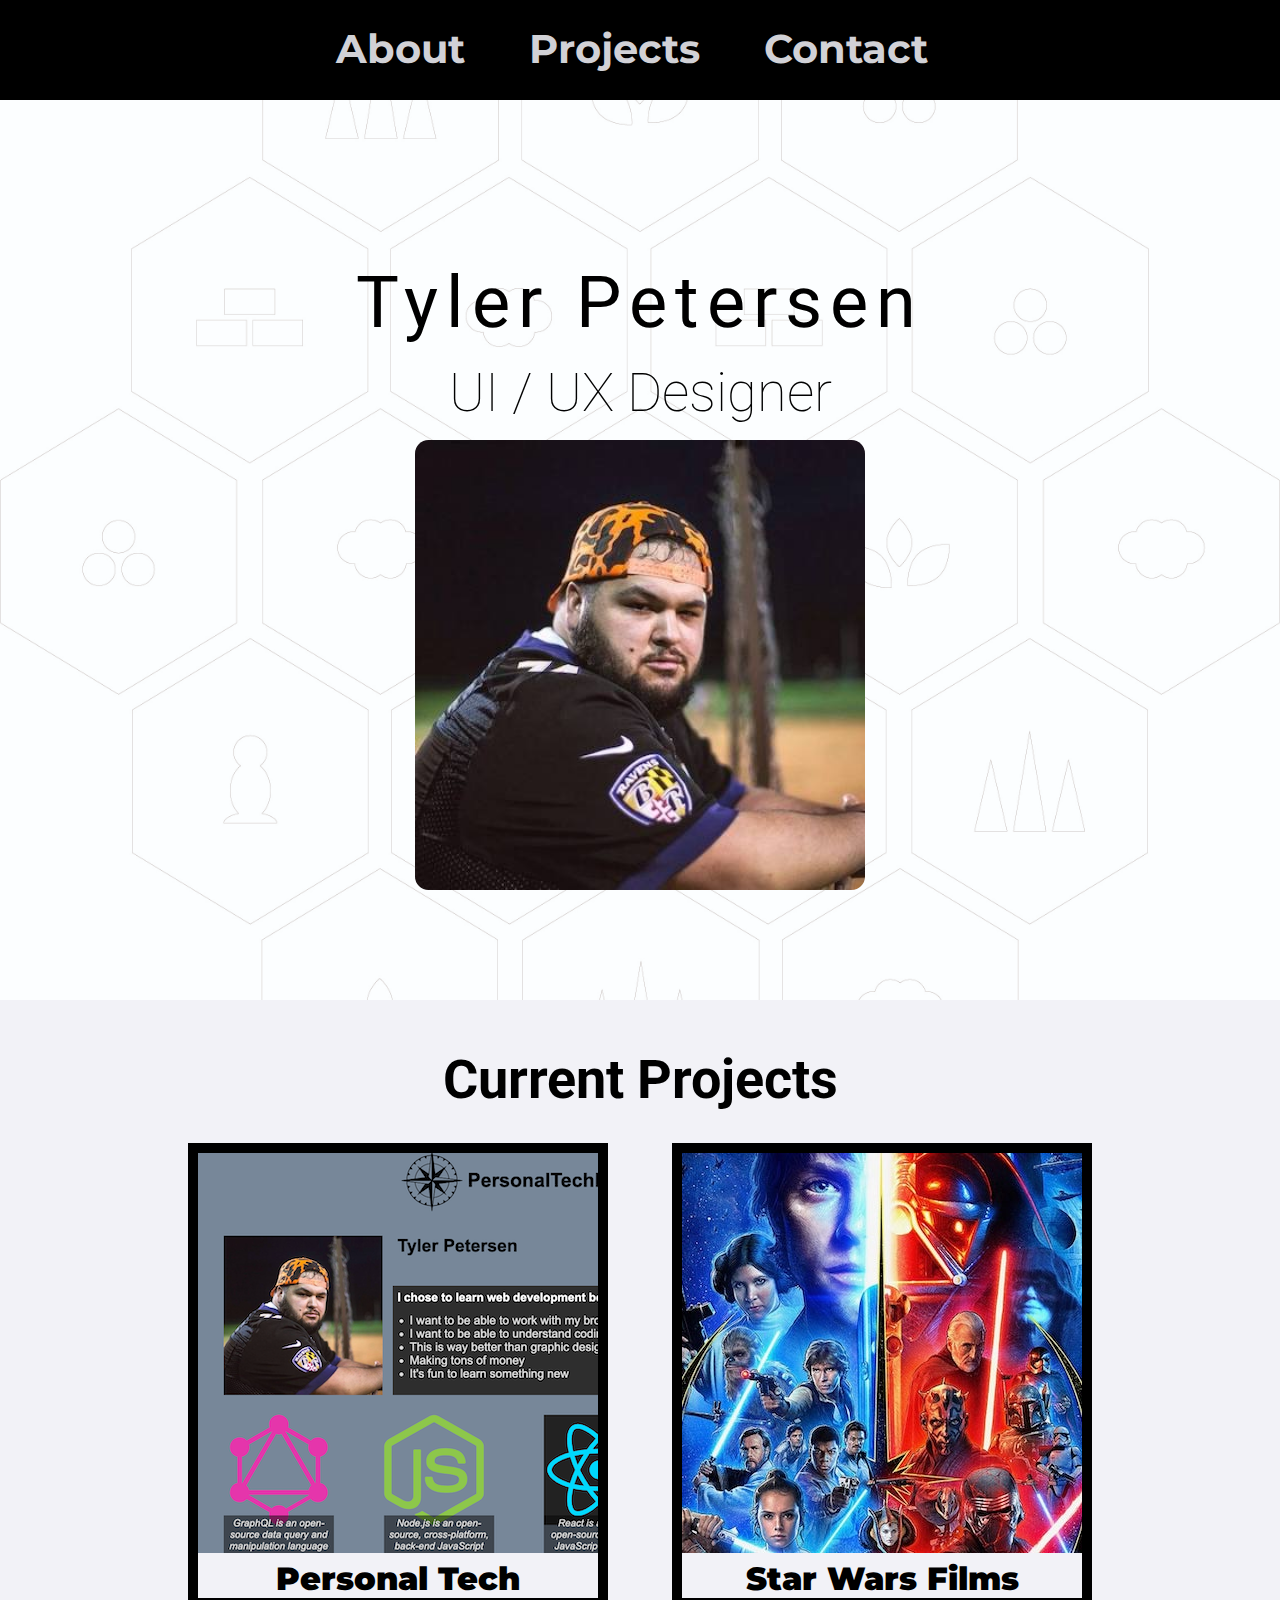
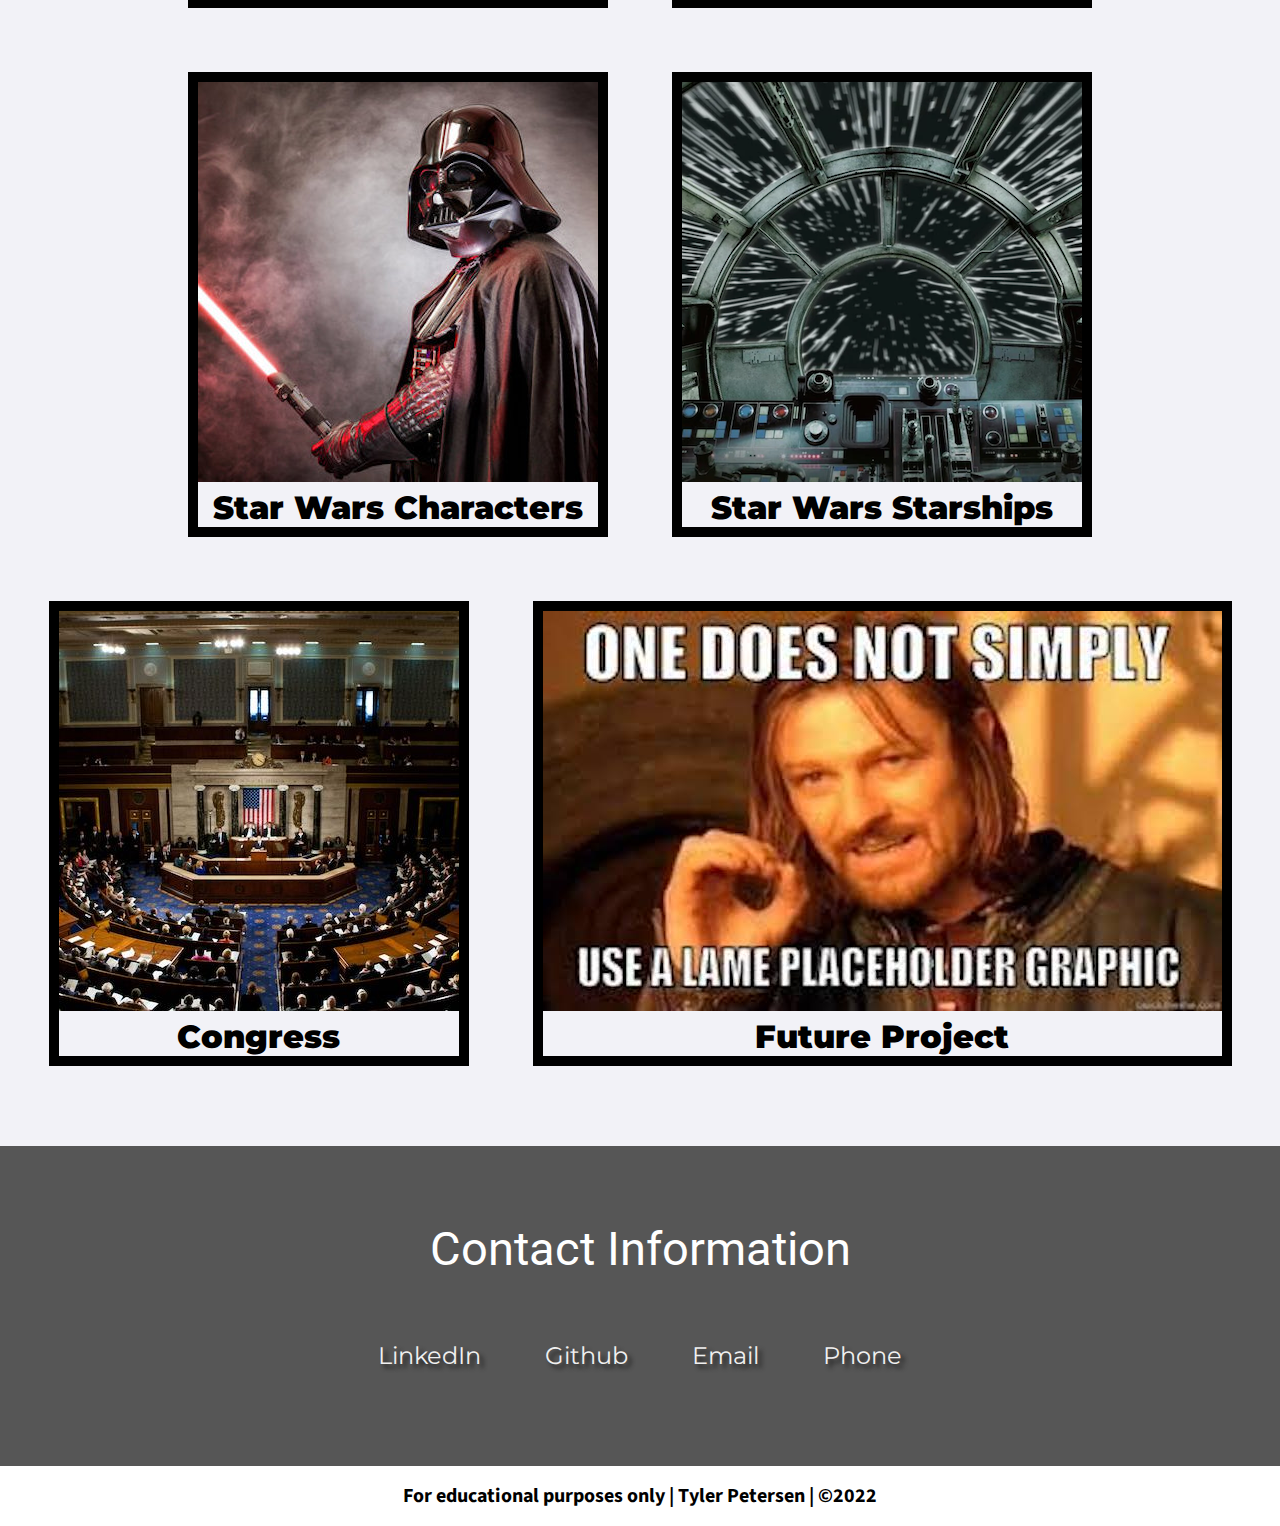
<file: index.html>
<!DOCTYPE html>
<html lang="en">
  <head>
    <meta charset="UTF-8" />
    <meta http-equiv="X-UA-Compatible" content="IE=edge" />
    <meta name="viewport" content="width=device-width, initial-scale=1.0" />
    <link rel="preconnect" href="https://fonts.googleapis.com" />
    <link rel="preconnect" href="https://fonts.gstatic.com" crossorigin />
    <link
      href="https://fonts.googleapis.com/css2?family=Montserrat:wght@200&family=Source+Sans+Pro:wght@200&display=swap"
      rel="stylesheet"
    />
    <link rel="preconnect" href="https://fonts.googleapis.com" />
    <link rel="preconnect" href="https://fonts.gstatic.com" crossorigin />
    <link
      href="https://fonts.googleapis.com/css2?family=Roboto:wght@100;400&display=swap"
      rel="stylesheet"
    />
    <link href="index.css" rel="stylesheet" />
    <title>Tyler's Portfolio</title>
  </head>
  <body>
    <nav id="navbar">
      <ul class="nav-list">
        <li>
          <a href="#welcome-section">About</a>
        </li>
        <li>
          <a href="#projects">Projects</a>
        </li>
        <li>
          <a href="#contact">Contact</a>
        </li>
      </ul>
    </nav>
    <section id="welcome-section">
      <div class="container">
        <h1>Tyler Petersen</h1>
        <h2>UI / UX Designer</h2>
        <div class="image">
          <img src="/Images/profileImage.jpg" alt="Profile Image" />
        </div>
      </div>
    </section>
    <section id="projects">
      <h3>Current Projects</h3>
      <div class="projects-grid">
        <a href="/personalTech/index.html" class="project-tile">
          <figure>
            <img src="/Images/PersonalTech.png"/>
            <figcaption>Personal Tech</figcaption>
          </figure>
        </a>
        <a href="/films/index.html" class="project-tile">
          <figure>
            <img src="/Images/Films.jpeg"/>
            <figcaption>Star Wars Films</figcaption>
          </figure>
        </a>
        <a href="/characters/index.html" class="project-tile">
          <figure>
            <img src="/Images/Characters.jpeg"/>
            <figcaption>Star Wars Characters</figcaption>
          </figure>
        </a>
        <a href="/starships/idex.html" class="project-tile">
          <figure>
            <img src="/Images/Ships.png"/>
            <figcaption>Star Wars Starships</figcaption>
          </figure>
        </a>
        <a href="/congress/index.html" class="project-tile">
          <figure>
            <img src="/Images/Congress.jpg"/>
            <figcaption>Congress</figcaption>
          </figure>
        </a>
        <a href="/pokemon/index.html" class="project-tile">
          <figure>
            <img src="/Images/images.jpeg" />
            <figcaption>Future Project</figcaption>
          </figure>
        </a>
      </div>
    </section>
    <section id="contact">
      <h3>Contact Information</h1>
      <div>
        <a id="profile-link" href="https://www.linkedin.com/in/tyler-c-petersen" target="_blank">LinkedIn</a>
        <a id="profile-link" href="https://github.com/Balderdash1010" target="_blank">Github</a>
        <a id="profile-link" href="myfakeemail@notreal.com" target="_blank">Email</a>
        <a id="profile-link" href="801555555" target="_blank"><i class="fa-solid fa-mobile-screen-button"></i> Phone</a>
      </div>
    </section>
    <footer>
      <h5>
        For educational purposes only | Tyler Petersen | &copy;2022
      </h5>
    </footer>
  </body>
</html>
</file>
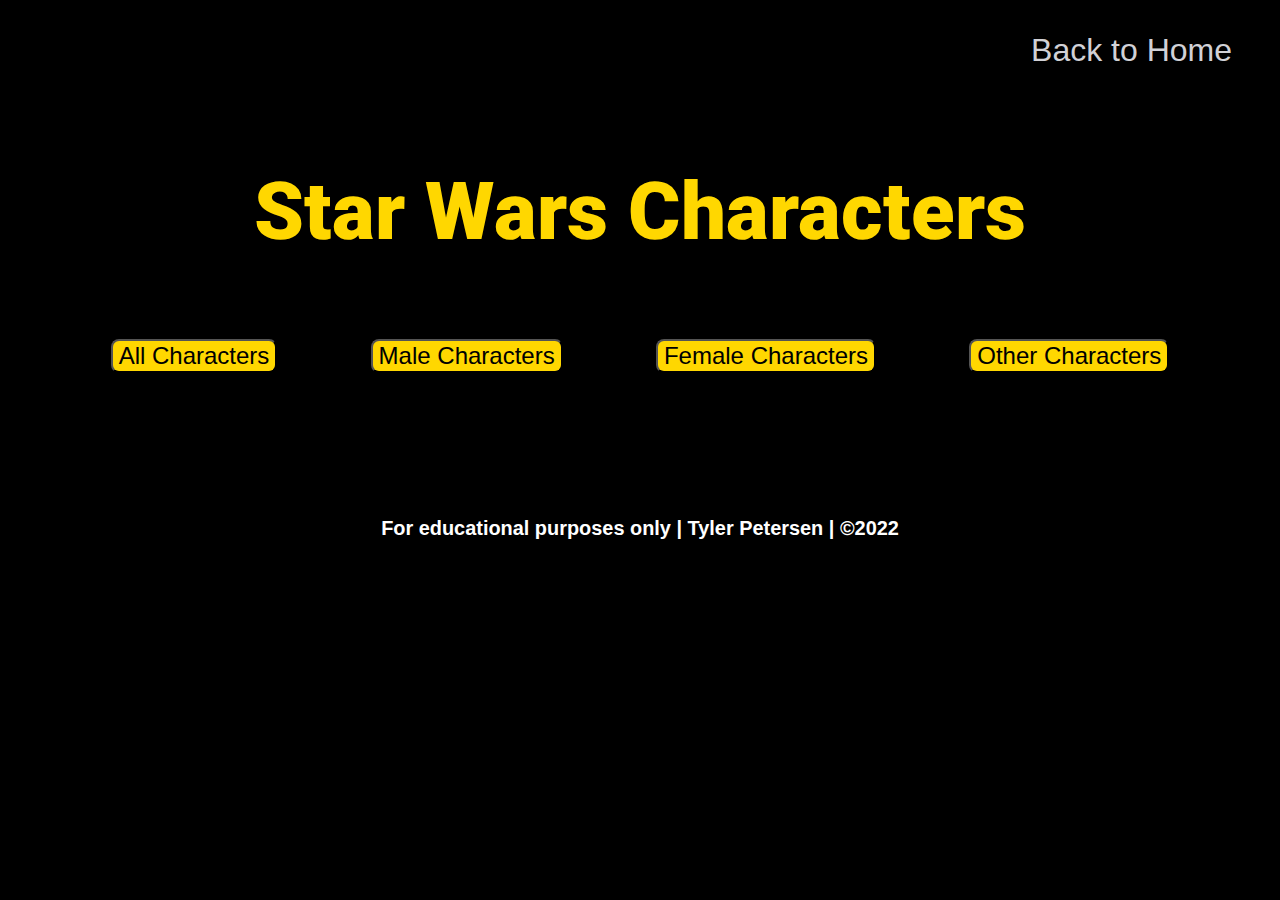
<file: characters/index.html>
<!DOCTYPE html>
<html lang="en">
<head>
    <meta charset="UTF-8">
    <meta name="viewport" content="width=device-width, initial-scale=1.0">
    <link rel="preconnect" href="https://fonts.googleapis.com">
    <link rel="preconnect" href="https://fonts.gstatic.com" crossorigin>
    <link href="https://fonts.googleapis.com/css2?family=Roboto:wght@100;400;500;900&display=swap" rel="stylesheet">
    <link href="style.css" rel="stylesheet"/>  
    <title>Star Wars Characters</title>
</head>
<body>
  <nav id="navbar">
    <ul class="nav-list">
      <li>
        <a href="/index.html">Back to Home</a>
      </li>
    </ul>
  </nav>
    <Header>Star Wars Characters</Header>
    <main id="main"></main>
    <script src="sw-chars.js" type="module"></script>
    <footer>
        <h5>
          For educational purposes only | Tyler Petersen | &copy;2022
        </h5>
      </footer>
</body>
</html>
</file>
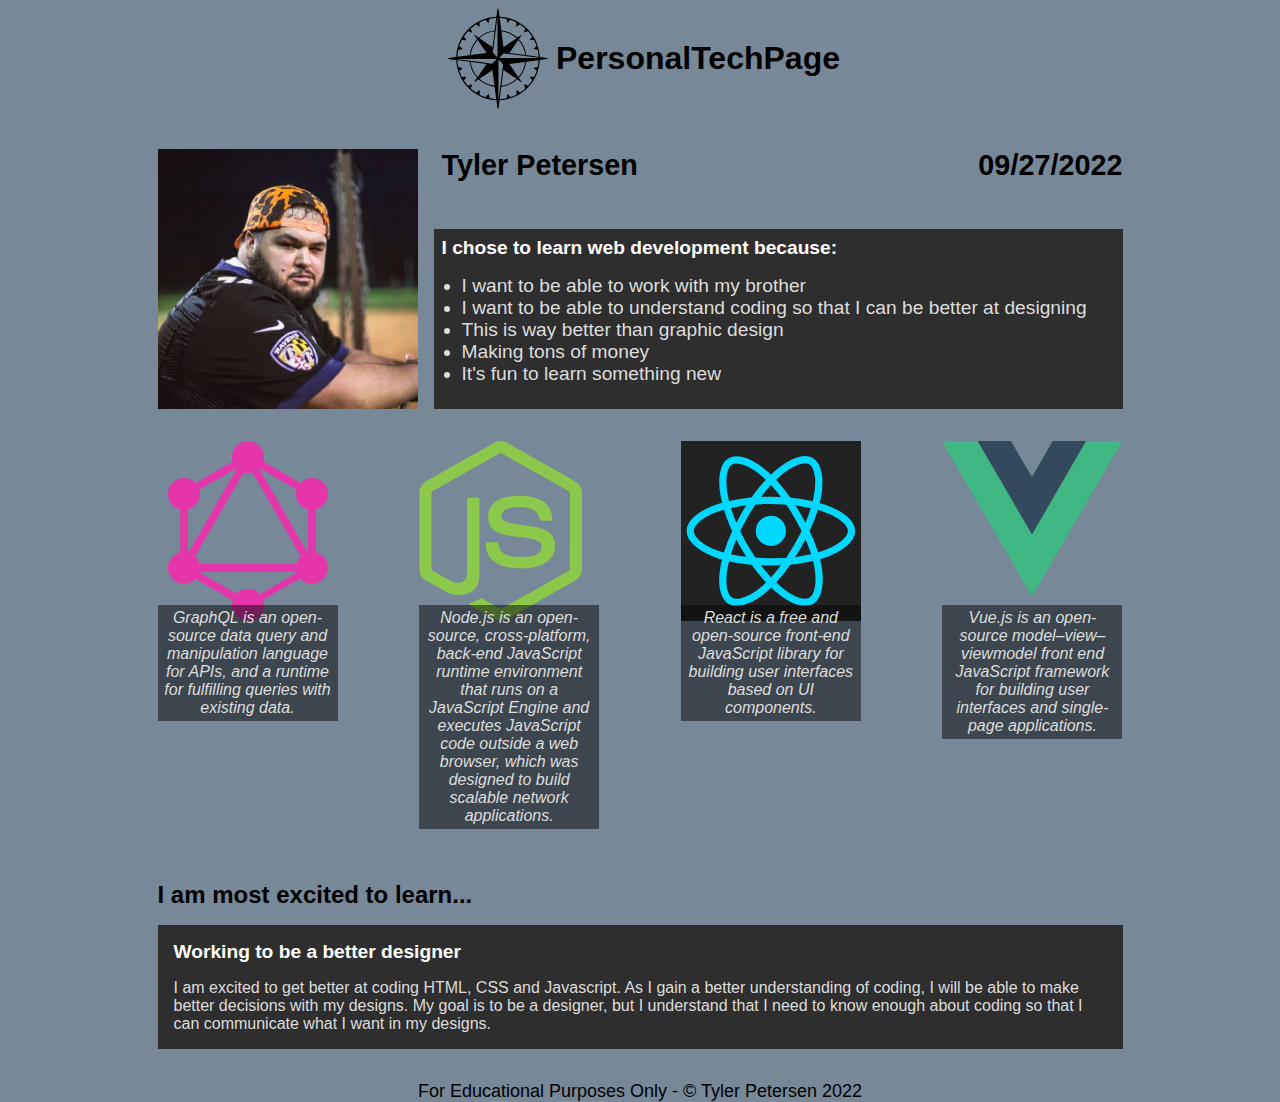
<file: PersonalTech/index.html>
<!DOCTYPE html>
<html lang="en">
<head>
    <meta charset="UTF-8">
    <meta http-equiv="X-UA-Compatible" Contect="IE=edge">
    <meta name="viewport" content="width=device-width, initial-scale=1.0">
    <link rel="stylesheet" href="index.css">
    <title>Personal Technology Page</title>
</head>
<body>
    <div id="container">
    <header>
        <img class="header-pic" src="/Images/logo.svg">
        <h1>PersonalTechPage</h1>
    </header>
    <main>
    <section class="about-me">
        <img class="profile-pic" src="/Images/Profile.jpg">
        <div class="bio">
            <div id="namedate">
                <h2>Tyler Petersen</h2>
                <h2>09/27/2022</h2>
            </div>
                <div id="choose">
                <h4>I chose to learn web development because:</h4>
                <ul>
                    <li>I want to be able to work with my brother</li>
                    <li>I want to be able to understand coding so that I can be better at designing</li>
                    <li>This is way better than graphic design</li>
                    <li>Making tons of money</li>
                    <li>It's fun to learn something new</li>
                </ul>
            </div>
        </div> 
    </section>
    <section class="tech">
        <figure>
            <image src="/Images/graphql.svg">
                <figcaption>GraphQL is an open-source data query and manipulation language for APIs, and a runtime for fulfilling queries with existing data.</figcaption>
        </figure>
        <figure>
            <image src="/Images/nodejs.svg">
                <figcaption>Node.js is an open-source, cross-platform, back-end JavaScript runtime environment that runs on a JavaScript Engine and executes JavaScript code outside a web browser, which was designed to build scalable network applications.</figcaption>
        </figure>
        <figure>
            <image src="/Images/react.svg">
                <figcaption>React is a free and open-source front-end JavaScript library for building user interfaces based on UI components.</figcaption>
        </figure>
        <figure>
            <image src="/Images/vue.svg">
                <figcaption>Vue.js is an open-source model–view–viewmodel front end JavaScript framework for building user interfaces and single-page applications.</figcaption>
        </figure>    
    </section> 
    <section class="excited">
        <h2>I am most excited to learn...</h2>
        <div>
            <h4>Working to be a better designer</h4>
<p>I am excited to get better at coding HTML, CSS and Javascript. As I gain a better understanding of coding, I will be able to make better decisions with my designs. My goal is to be a designer, but I understand that I need to know enough about coding so that I can communicate what I want in my designs.</p>
        </div>
    </section>     
    </main>
    <footer>
        <p>For Educational Purposes Only - &copy; Tyler Petersen 2022 </p>
    </footer>
</div>
</body>
</html>
</file>
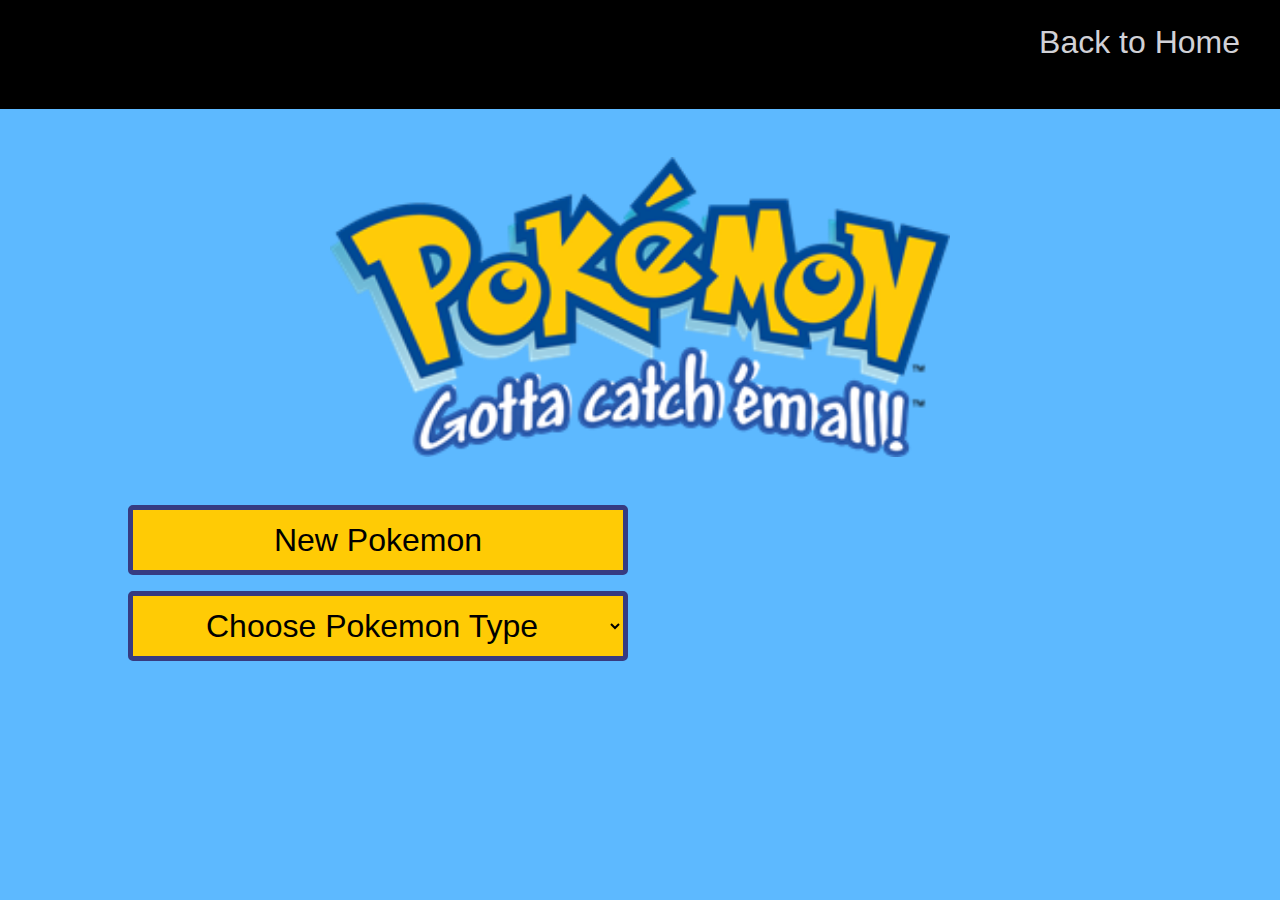
<file: pokemon/index.html>
<!DOCTYPE html>
<html lang="en">
<head>
    <meta charset="UTF-8">
    <meta name="viewport" content="width=device-width, initial-scale=1.0">
    <link href="style.css" rel="stylesheet"/> 
    <link rel="preconnect" href="https://fonts.googleapis.com">
<link rel="preconnect" href="https://fonts.gstatic.com" crossorigin>
<link href="https://fonts.googleapis.com/css2?family=Press+Start+2P&display=swap" rel="stylesheet">

    <title>PokeDex</title>
<body>
    <nav id="navbar">
        <ul class="nav-list">
          <li>
            <a href="/index.html">Back to Home</a>
          </li>
        </ul>
      </nav>
   <header>
       <h1><img src="/Images/pokeLogo.png"/></h1>
    </header>
    <select class='typeSelect'>
      <option>Choose Pokemon Type</option>
      <option>Grass</option>
      <option>Water</option>
      <option>Fire</option>
      <option>Bug</option>
      <option>Flying</option>
      <option>Normal</option>
      <option>Poison</option>
      <option>Electric</option>
      <option>Ground</option>
      <option>Psychic</option>
      <option>Fighting</option>
      <option>Ghost</option>
      <option>Rock</option>
      <option>Dragon</option>
      <option>Fairy</option>
    </select>
    <main>
        <div class="pokeGrid"></div>
    </main>
    <script src="/data/pokecode.js" type="module"></script>
    <footer></footer> 
</body>
</html>
</file>
<file: index.css>
* {
    margin: 0;
    padding: 0;
    box-sizing: border-box;
}

html {
    scroll-behavior: smooth;
}

@media (max-width: 1200px) {
    html {
        font-size: 80%;
    }
}

@media (max-width: 980px) {
    html {
        font-size: 60%;
    }
}

a {
    text-decoration: none;
    color: #f0f0f0;
}

/* navigation */
#navbar {
    width: 100%;
    height: 100px;
    background-color: black;
}
.nav-list {
    display: flex;
    justify-content:center;
    list-style-type: none;
    font-family: 'Montserrat', sans-serif;
    font-weight: bolder;
}

.nav-list a {
    display: block;
    color: rgb(209 209 214);
    padding: 1.5rem;
    font-size: 40px;
    margin-right: 1rem;
}

/* pseudo class */
.nav-list a:hover {
    color: rgb(242 242 247);
    font-size: 45px;
}

/* welcome section */
#welcome-section {
    background-image: url(Images/Catan\ background.jpg);
    background-size: 100%;
    background-position: center;
    height: 100vh;
    width: auto;
    display: flex;
    justify-content: center
}

.container h1 {
    font-weight: 400;
    font-size: 8vh;
    letter-spacing: 8px;
    margin-bottom: 1rem;
    font-family: 'Roboto', sans-serif;
}

.container h2 {
    font-size: 6vh;
    font-weight: 100;
    font-family: 'Roboto', sans-serif;
}

.container {
    max-width: 100vh;
    margin: 0 auto;
    padding: 0 3rem;
    margin-top: 10rem;
    text-align: center;
}

.image{
    margin-top: 1rem;
    margin-bottom: 5rem;
}
.image img{
    border-radius: 3%;
    height: 50vh;
}

/* project section */
figure{
    border-style: solid;
    border-width: 10px;
    border-color: black;
}

#projects {
    display: flex;
    justify-content: center;
    flex-direction: column;
    align-items: center;
    padding: 3rem 0;
    background-color: rgb(242 242 247);
    font-family: 'Source Sans Pro', sans-serif;
}

#projects h3 {
    font-size: 6vh;
    color: black;
    font-family: 'Roboto', sans-serif;
}

.projects-grid {
    display: flex;
    justify-content: center;
    flex-wrap: wrap;
}

.project-tile {
    margin: 2rem;
}

figcaption {
    color: black;
    font-size: 2rem;
    font-weight: 900;
    text-align: center;
    font-family: 'Montserrat', sans-serif;
}

#contact {
    display: flex;
    flex-direction: column;
    justify-content: center;
    align-items: center;
    height: 320px;
    background-color: #565656;
    font-size: 4.5vh;
    padding-top: 10px;
}

#contact h3, h4 {
    font-weight: 400;
    font-family: 'Roboto', sans-serif;
    padding-bottom: 2rem;
    color: white;
}

#contact div {
    display: flex;
    justify-content: center;
}

#contact div a {
    padding: 2rem;
    font-size: 1.5rem;
    font-family: 'Montserrat', sans-serif;
    text-shadow: 4px 4px 4px #1f1f1f;
    transition: transform 0.3s ease-out;
}

#contact div a:hover {
    transform: translateY(-8px);
}

/* footer section */
footer {
    text-align: center;
    padding: 1rem;
    font-size: x-large;
    font-family: 'Source Sans Pro', sans-serif;
}
</file>
<file: characters/style.css>
* {
    margin: 0;
    box-sizing: border-box;
}

body {
    background-color: black;
}

/* navigation */
#navbar {
    width: 100%;
    background-color: black;
}
.nav-list {
    display: flex;
    justify-content: right;
    list-style-type: none;
    font-family: 'Montserrat', sans-serif;
}

.nav-list a {
    display: block;
    color: rgb(209 209 214);
    padding: 2rem;
    font-size: xx-large;
    margin-right: 1rem;
    text-decoration: none;
}

.nav-list a:hover {
    color: rgb(242 242 247);
    font-weight: bold;
    transition: ease-in-out;
}

header {
    display: flex;
    justify-content: space-around;
    color: gold;
    font-family: 'Roboto', sans-serif;
    font-weight: 900;
    font-size: 80px;
    margin: 3rem;
    padding: 1rem;
}

button {
    background-image: none;
    font-size: x-large;
    background-color: gold;
    border-radius: 8px;
}

button:hover {
    background-color: goldenrod;
}

main {
    display: flex;
    flex-wrap: wrap;
    justify-content: center;
}

figure {
    margin: 15px;
    
}

figure img{
    width: 200px;
}

figcaption {
    background-color: gold;
    text-align: center;
    width: 100%;
    font-family: 'Roboto', sans-serif;
    font-weight: 400;
    font-size: large;
}

footer {
    text-align: center;
    padding-top: 5rem;
    padding-bottom: 1rem;
    font-size: x-large;
    font-family: 'Source Sans Pro', sans-serif;
    color: white
}
</file>
<file: PersonalTech/index.css>
* {
    margin: 0px;
    box-sizing: border-box;
    font-family: Arial, Helvetica, sans-serif;
}

body {
    background-color: lightslategrey
}

#container {
    width: 965px;
    margin: 0 auto;
}

section {
    margin: 2rem 0;
}

header {
    /*background-color: honeydew;*/
    display: flex;
    justify-content: center;
    max-height: 300px;
}

.header-pic {
    margin: .5rem;
    max-width: 100px;
}

header h1 {
    margin: 2.5rem 0;
}

.bio {
    width: 100%;
    display: flex;
    flex-direction: column;
    justify-content: space-between;
}

#namedate {
    display: flex;
    justify-content: space-between;
    margin-left: 1rem;
    padding-left: .5rem;
    font-size: larger;
    color: black;
}

#choose {
    background-color: rgb(46, 46, 46);
    margin-left: 1rem;
    padding: .5rem .5rem 1.5rem .5rem;
    font-size: larger;
    color: #ddd;
}

#choose h4 {
    color: white;
}

#choose ul li {
    list-style-position: outside;
    margin-left: -1.25rem;
}

#choose h4 {
    margin-bottom: 1rem;
}

.about-me {
    display: flex;
}

.profile-pic {
    max-width: 260px;
    max-height: 260px;
}

.tech {
    display: flex;
    justify-content: space-between;
}

figure {
    max-width: 180px;
}

figure img {
    height: 180px;
    width: 180px;
}

figcaption {
    text-align: center;
    font-size: 1rem;
    font-style: italic;
    position: relative;
    bottom: 20px;
    color: #ddd;
    background-color: rgba(3,3,3,.5);
    padding: .25rem;
}

.excited {
    color: #ddd;
}

.excited h2 {
    color: black;
    margin: 1rem 0;
}

.excited div {
    background-color: rgb(46, 46, 46);
    padding: 1rem;

}

.excited div h4 {
    color: white;
    margin-bottom: 1rem;
    font-size: larger; 
}

footer p {
    text-align: center;
    font-size: large;
    color: black;
}
</file>
<file: pokemon/style.css>
* {
  margin: 0;
  box-sizing: border-box;
}

body{
  background: #5db9ff;
}

a {
    text-decoration: none;
    color: #f0f0f0;
}

/* navigation */
#navbar {
    width: 100%;
    background-color: black;
}
.nav-list {
    display: flex;
    justify-content: right;
    list-style-type: none;
    font-family: 'Montserrat', sans-serif;
}

.nav-list a {
    display: block;
    color: rgb(209 209 214);
    padding: 1.5rem;
    padding-bottom: 3rem;
    font-size: xx-large;
    margin-right: 1rem;
}

.nav-list a:hover {
    color: rgb(242 242 247);
    font-weight: bold;
    transition: ease-in-out;
}

h1 {
    display: flex;
    justify-content: center;
    margin: 3rem;
    max-width: auto;  
    height: 300px;  
}

button {
    display: flex;
    justify-content: center;
    align-items: center;
    margin: 1rem;
    margin-left: 8rem;
    width: 500px;  
    height: 70px;
    border-radius: 5px;
    font-size: xx-large;
    border: solid;
    border-color: #363b81;
    background-color: #ffcb05;
    border-width: 5px;
}

.pokeGrid {
  display: flex;
  flex-wrap: wrap;
  justify-content: center;
}

.scene {
  width: 200px;
  height: 260px;
  margin: 1rem;
}

.card {
  width: 110%;
  height: 110%;
  transition: transform 1s;
  transform-style: preserve-3d;
  cursor: pointer;
  position: relative;
  text-transform: capitalize;
  border-radius: 1rem;
  font-family: 'Press Start 2P', cursive;
}

.card.is-flipped {
  transform: rotateY(180deg);
}

.cardFace {
  position: absolute;
  width: 100%;
  height: 100%;
  backface-visibility: hidden;
}

.front {
  border: #2b0d7a;
  border-style: solid;
  border-radius: 1rem;
  border-width: 5px;
}

.back {
  background: #2a75bb;
  border: #ecb223;
  border-style: solid;
  border-radius: 1rem;
  border-width: 5px;
  transform: rotateY(180deg);
  font-size: 100%;
  line-height: 1.5rem;
  text-align: center;
  padding: 10px;
  align-items: center;
}
.cardFace back{
  margin-bottom: 5rem;
}

figure img {
  width: 190px;
}

figcaption {
  font-size: 100%;
  line-height: 3em;
  text-align: center;
}

li {
    text-align: left;
    
    font-size: small;
}

.typeSelect{
  display: flex;
    justify-content: center;
    margin: 1rem;
    margin-left: 8rem;
    width: 500px;  
    height: 70px;
    border-radius: 5px;
    font-size: xx-large;
    text-align: center;
    background-color: #ffcb05;
    border: solid;
    border-color: #363b81;
    border-width: 5px;
}
footer {
  text-align: center;
  padding-top: 5rem;
  padding: 1rem;
  font-size: x-large;
  font-family: 'Source Sans Pro', sans-serif;
}
</file>
